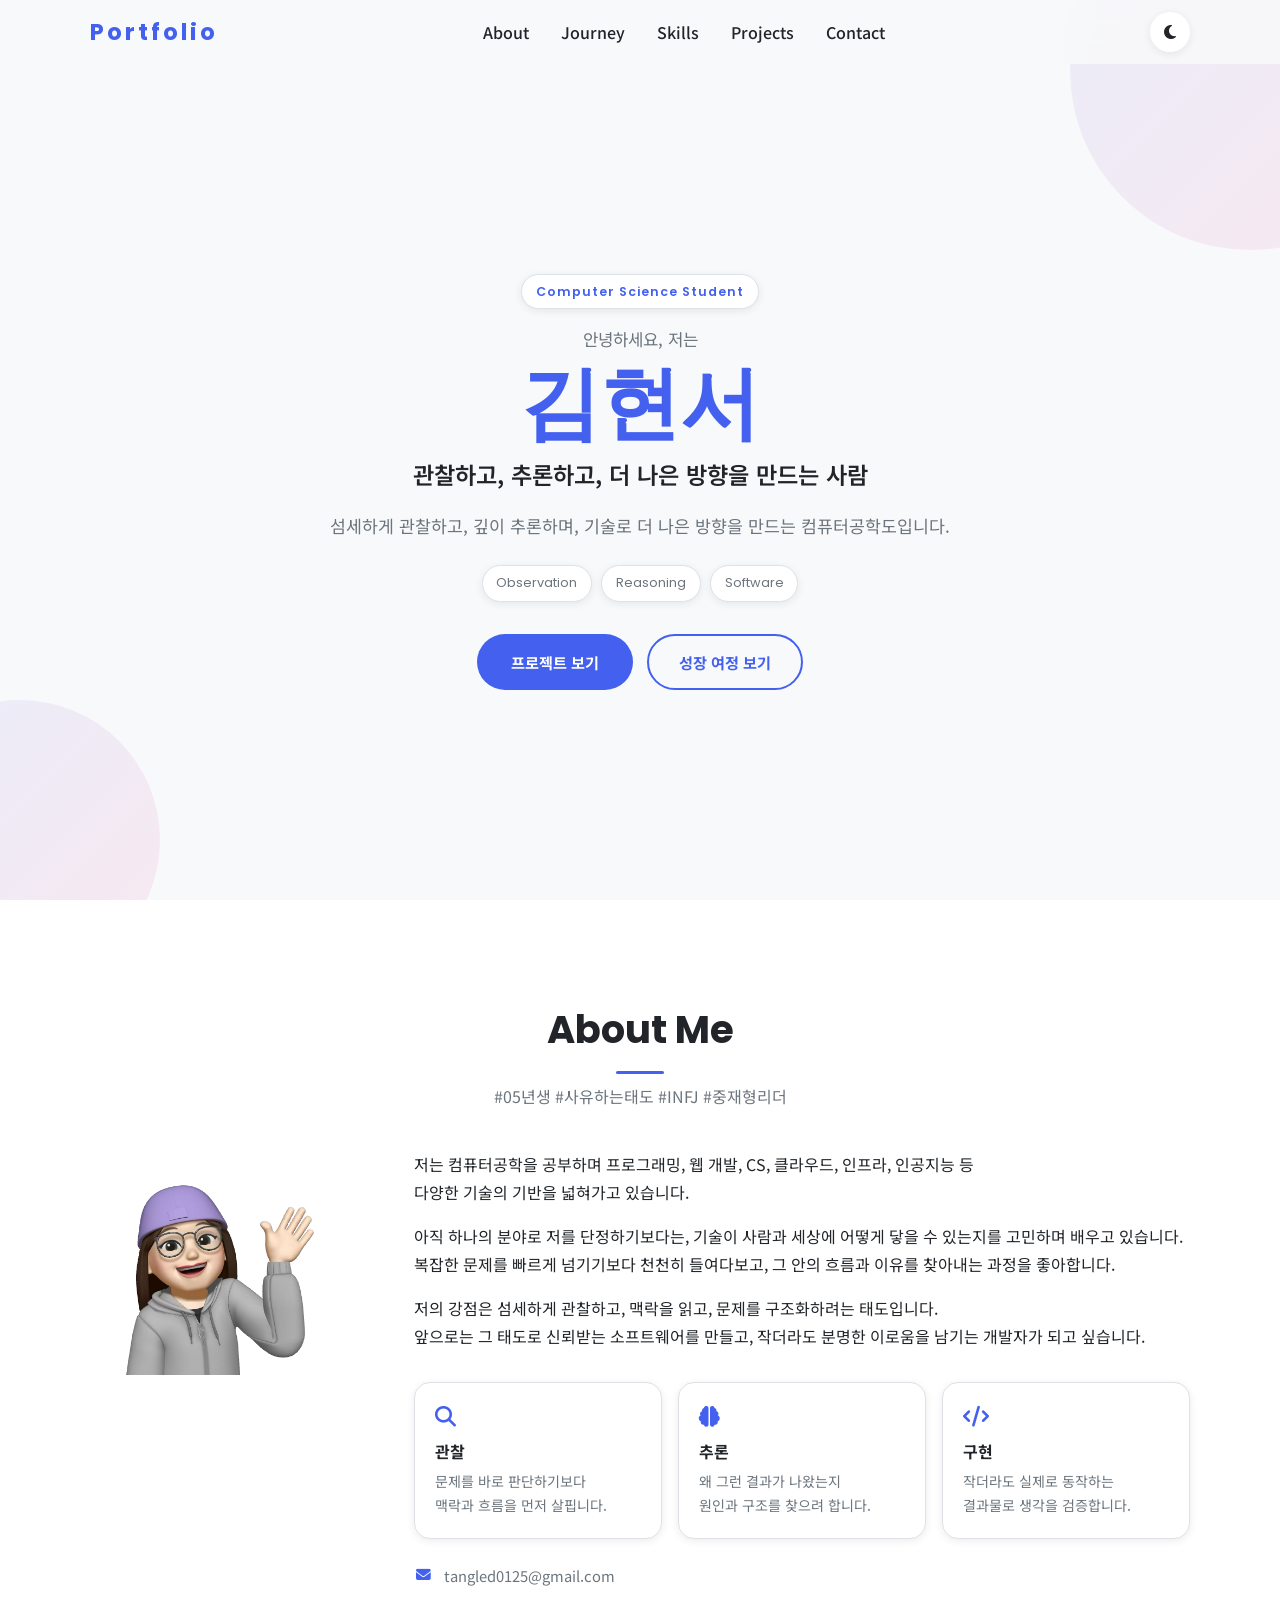
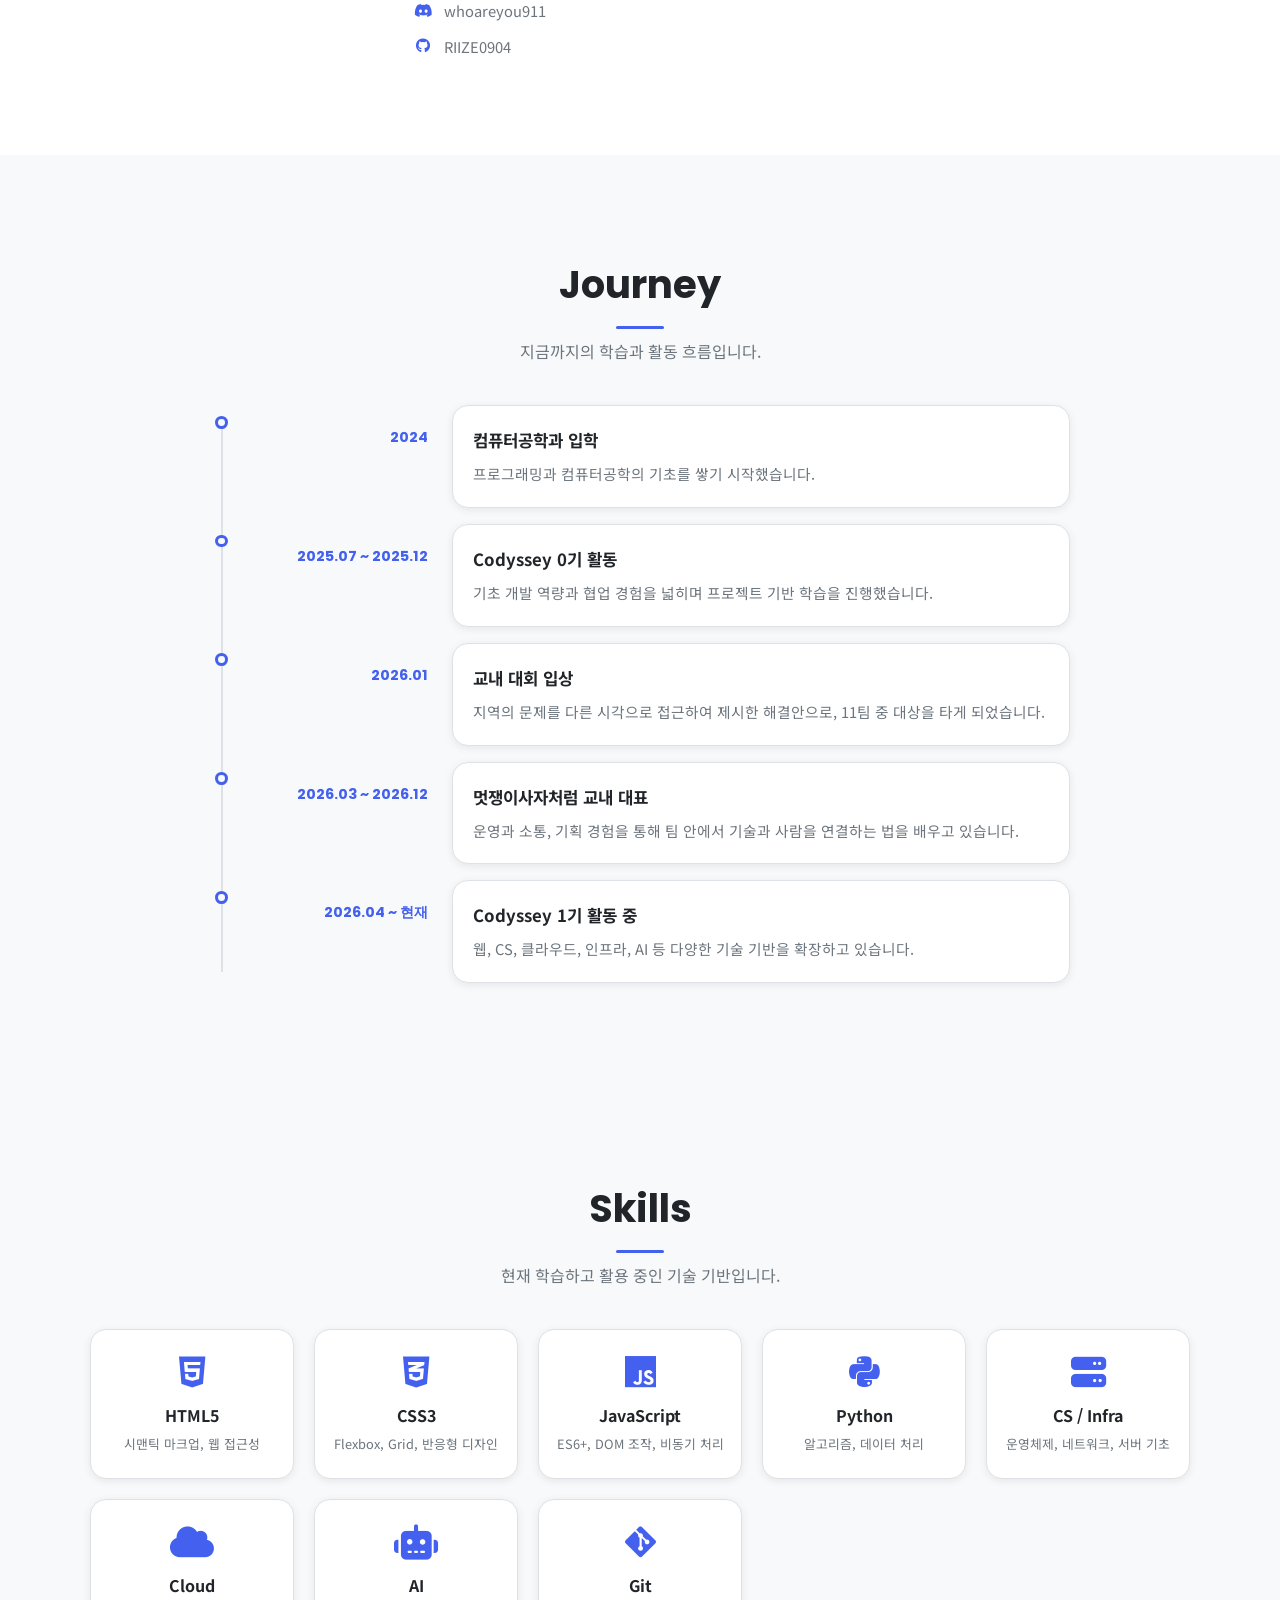
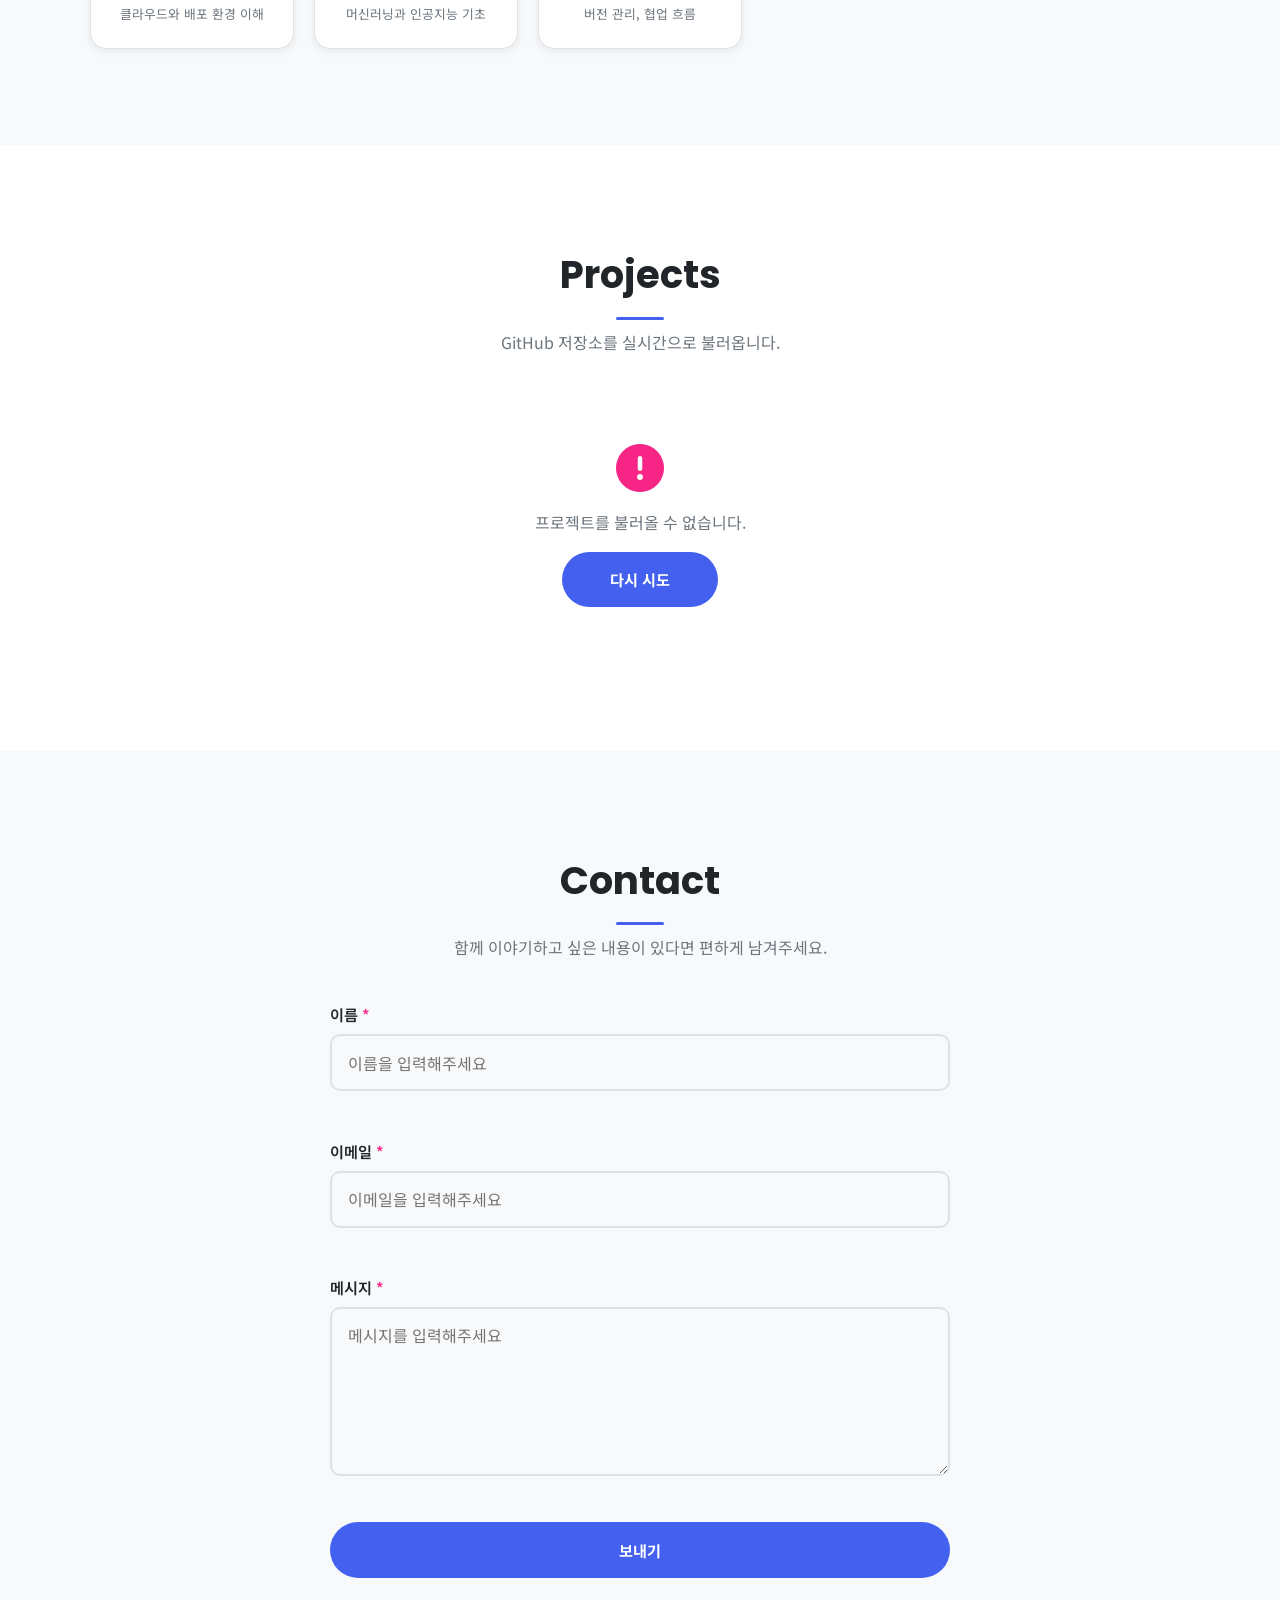
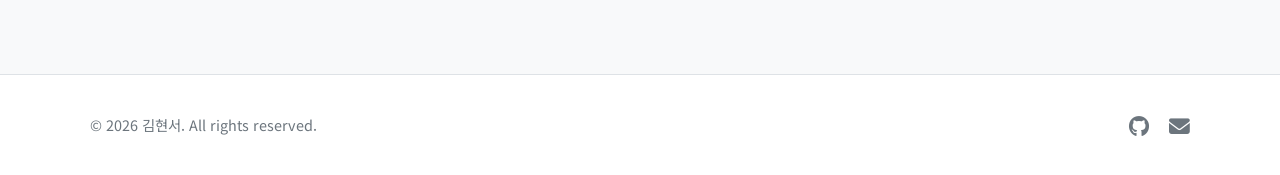
<file: index.html>
<!DOCTYPE html>
<!-- data-theme 속성으로 라이트/다크 전환 - JS에서 이 값을 바꾸면 CSS 변수가 따라 바뀜 -->
<html lang="ko" data-theme="light">
<head>
  <meta charset="UTF-8" />
  <!-- 모바일에서 화면이 축소되지 않도록 viewport 설정 필수 -->
  <meta name="viewport" content="width=device-width, initial-scale=1.0" />
  <!-- 검색엔진이 미리보기로 보여주는 설명 텍스트 -->
  <meta name="description" content="컴퓨터공학도 김현서의 포트폴리오 웹사이트입니다." />
  <title>김현서 | Portfolio</title>

  <!-- 폰트 로딩 속도를 위해 preconnect로 미리 연결 -->
  <link rel="preconnect" href="https://fonts.googleapis.com" />
  <link rel="preconnect" href="https://fonts.gstatic.com" crossorigin />
  <!-- 한글은 Noto Sans KR, 영문·숫자는 Poppins 사용 -->
  <link href="https://fonts.googleapis.com/css2?family=Noto+Sans+KR:wght@300;400;500;700&family=Poppins:wght@300;400;600;700&display=swap" rel="stylesheet" />

  <!-- 아이콘 라이브러리 - 과제에서 허용된 외부 리소스 -->
  <link rel="stylesheet" href="https://cdnjs.cloudflare.com/ajax/libs/font-awesome/6.5.0/css/all.min.css" />

  <!-- 스타일은 HTML에 섞지 않고 별도 파일로 분리 -->
  <link rel="stylesheet" href="css/style.css" />

  <!-- defer: HTML 파싱이 끝난 뒤 JS 실행 - 없으면 DOM 요소를 못 찾고 에러 남 -->
  <script src="js/main.js" defer></script>
</head>
<body>

  <!-- 스크롤해도 항상 상단에 고정되는 네비게이션 -->
  <header class="header" id="header">
    <!-- container 클래스로 내용 너비를 제한해 가운데 정렬 -->
    <nav class="nav container" aria-label="주요 메뉴">

      <!-- 로고 클릭 시 hero 섹션(맨 위)으로 이동 -->
      <a href="#hero" class="nav__logo" aria-label="홈으로 이동">Portfolio</a>

      <!-- 모바일에서는 기본 숨김, 햄버거 클릭 시 active 클래스가 붙으면서 펼쳐짐 -->
      <ul class="nav__menu" id="nav-menu">
        <li><a href="#about" class="nav__link">About</a></li>
        <li><a href="#journey" class="nav__link">Journey</a></li>
        <li><a href="#skills" class="nav__link">Skills</a></li>
        <li><a href="#projects" class="nav__link">Projects</a></li>
        <li><a href="#contact" class="nav__link">Contact</a></li>
      </ul>

      <div class="nav__actions">
        <!-- aria-pressed: 스크린리더에게 버튼이 눌린 상태인지 알려줌, JS에서 값을 갱신함 -->
        <button class="dark-toggle" id="dark-toggle" type="button" aria-label="다크 모드 전환" aria-pressed="false">
          <i class="fas fa-moon" aria-hidden="true"></i>
        </button>

        <!-- aria-expanded: 메뉴가 열렸는지 닫혔는지 접근성 속성으로 관리 -->
        <button class="hamburger" id="hamburger" type="button" aria-label="메뉴 열기" aria-controls="nav-menu" aria-expanded="false">
          <!-- span 3개로 햄버거 모양, CSS로 active 시 X 형태로 애니메이션 -->
          <span></span>
          <span></span>
          <span></span>
        </button>
      </div>
    </nav>
  </header>

  <main>

    <!-- 첫 화면 인트로 섹션 -->
    <section class="hero" id="hero">
      <!-- animate-on-scroll: JS의 IntersectionObserver가 화면에 들어오면 visible 클래스를 붙여줌 -->
      <div class="hero__content container animate-on-scroll">
        <p class="hero__eyebrow">Computer Science Student</p>
        <p class="hero__greeting">안녕하세요, 저는</p>
        <h1 class="hero__name">김현서</h1>
        <p class="hero__role">관찰하고, 추론하고, 더 나은 방향을 만드는 사람</p>
        <p class="hero__description">섬세하게 관찰하고, 깊이 추론하며, 기술로 더 나은 방향을 만드는 컴퓨터공학도입니다.</p>

        <!-- 핵심 키워드 뱃지 목록 -->
        <div class="hero__keywords" aria-label="핵심 키워드">
          <span>Observation</span>
          <span>Reasoning</span>
          <span>Software</span>
        </div>

        <div class="hero__buttons">
          <a href="#projects" class="btn btn--primary">프로젝트 보기</a>
          <a href="#journey" class="btn btn--secondary">성장 여정 보기</a>
        </div>
      </div>

      <!-- 배경 장식용 원형 - 콘텐츠와 무관하므로 스크린리더에서 제외 -->
      <div class="hero__bg-circle hero__bg-circle--1" aria-hidden="true"></div>
      <div class="hero__bg-circle hero__bg-circle--2" aria-hidden="true"></div>
    </section>

    <!-- 자기소개 섹션 -->
    <section class="about section" id="about">
      <div class="container">
        <h2 class="section__title animate-on-scroll">About Me</h2>
        <p class="section__subtitle animate-on-scroll">#05년생 #사유하는태도 #INFJ #중재형리더</p>

        <div class="about__content">

          <!-- 프로필 이미지 영역 -->
          <div class="about__image animate-on-scroll">
            <!-- 이미지 로드 실패 시 JS가 이 요소를 hidden 처리하고 아래 placeholder를 보여줌 -->
            <img
              src="images/profile.png"
              alt="김현서 프로필 사진"
              class="about__photo"
              id="profile-img"
            />
            <!-- 이미지가 없을 때 대신 나오는 아이콘 - 기본적으로 숨겨져 있음 -->
            <div class="about__photo-placeholder hidden" id="profile-placeholder" aria-hidden="true">
              <i class="fas fa-user"></i>
            </div>
          </div>

          <!-- 소개 텍스트 + 카드 + 연락처 영역 -->
          <div class="about__text animate-on-scroll">
            <p>
              저는 컴퓨터공학을 공부하며 프로그래밍, 웹 개발, CS, 클라우드, 인프라, 인공지능 등<br>
              다양한 기술의 기반을 넓혀가고 있습니다.
            </p>
            <p>
              아직 하나의 분야로 저를 단정하기보다는, 기술이 사람과 세상에 어떻게 닿을 수 있는지를 고민하며 배우고 있습니다. 복잡한 문제를 빠르게 넘기기보다 천천히 들여다보고, 그 안의 흐름과 이유를 찾아내는 과정을 좋아합니다.
            </p>
            <p>
              저의 강점은 섬세하게 관찰하고, 맥락을 읽고, 문제를 구조화하려는 태도입니다.<br>
              앞으로는 그 태도로 신뢰받는 소프트웨어를 만들고, 작더라도 분명한 이로움을 남기는 개발자가 되고 싶습니다.
            </p>

            <!-- 강점 3가지를 카드로 요약 -->
            <div class="about__cards" aria-label="강점 요약">
              <article class="about-card">
                <i class="fas fa-magnifying-glass" aria-hidden="true"></i>
                <h3>관찰</h3>
                <!-- br로 줄바꿈 위치를 직접 지정 - 자동 줄바꿈이 어색한 위치에 생기는 걸 방지 -->
                <p>문제를 바로 판단하기보다<br>맥락과 흐름을 먼저 살핍니다.</p>
              </article>
              <article class="about-card">
                <i class="fas fa-brain" aria-hidden="true"></i>
                <h3>추론</h3>
                <p>왜 그런 결과가 나왔는지<br>원인과 구조를 찾으려 합니다.</p>
              </article>
              <article class="about-card">
                <i class="fas fa-code" aria-hidden="true"></i>
                <h3>구현</h3>
                <p>작더라도 실제로 동작하는<br>결과물로 생각을 검증합니다.</p>
              </article>
            </div>

            <!-- 연락처 정보 목록 -->
            <ul class="about__info" aria-label="연락처 정보">
              <!-- mailto: 로 메일 클라이언트 바로 열기 -->
              <li><i class="fas fa-envelope" aria-hidden="true"></i> <a href="mailto:tangled0125@gmail.com">tangled0125@gmail.com</a></li>
              <li><i class="fab fa-discord" aria-hidden="true"></i> whoareyou911</li>
              <!-- target="_blank"로 새 탭, rel="noopener"는 보안상 필요 -->
              <li><i class="fab fa-github" aria-hidden="true"></i> <a href="https://github.com/RIIZE0904" target="_blank" rel="noopener">RIIZE0904</a></li>
            </ul>
          </div>
        </div>
      </div>
    </section>

    <!-- 성장 과정 타임라인 섹션 -->
    <section class="journey section" id="journey">
      <div class="container">
        <h2 class="section__title animate-on-scroll">Journey</h2>
        <p class="section__subtitle animate-on-scroll">지금까지의 학습과 활동 흐름입니다.</p>

        <!-- 세로 타임라인 - CSS ::before로 왼쪽에 선과 점을 그려서 시각적으로 연결 -->
        <div class="journey__timeline">

          <article class="journey-item animate-on-scroll">
            <div class="journey-item__date">2024</div>
            <div class="journey-item__content">
              <h3>컴퓨터공학과 입학</h3>
              <p>프로그래밍과 컴퓨터공학의 기초를 쌓기 시작했습니다.</p>
            </div>
          </article>

          <article class="journey-item animate-on-scroll">
            <div class="journey-item__date">2025.07 ~ 2025.12</div>
            <div class="journey-item__content">
              <h3>Codyssey 0기 활동</h3>
              <p>기초 개발 역량과 협업 경험을 넓히며 프로젝트 기반 학습을 진행했습니다.</p>
            </div>
          </article>

          <article class="journey-item animate-on-scroll">
            <div class="journey-item__date">2026.01</div>
            <div class="journey-item__content">
              <h3>교내 대회 입상</h3>
              <p>지역의 문제를 다른 시각으로 접근하여 제시한 해결안으로, 11팀 중 대상을 타게 되었습니다.</p>
            </div>
          </article>

          <article class="journey-item animate-on-scroll">
            <div class="journey-item__date">2026.03 ~ 2026.12</div>
            <div class="journey-item__content">
              <h3>멋쟁이사자처럼 교내 대표</h3>
              <p>운영과 소통, 기획 경험을 통해 팀 안에서 기술과 사람을 연결하는 법을 배우고 있습니다.</p>
            </div>
          </article>

          <article class="journey-item animate-on-scroll">
            <div class="journey-item__date">2026.04 ~ 현재</div>
            <div class="journey-item__content">
              <h3>Codyssey 1기 활동 중</h3>
              <p>웹, CS, 클라우드, 인프라, AI 등 다양한 기술 기반을 확장하고 있습니다.</p>
            </div>
          </article>

        </div>
      </div>
    </section>

    <!-- 기술 스택 카드 섹션 -->
    <section class="skills section" id="skills">
      <div class="container">
        <h2 class="section__title animate-on-scroll">Skills</h2>
        <p class="section__subtitle animate-on-scroll">현재 학습하고 활용 중인 기술 기반입니다.</p>

        <!-- CSS Grid로 카드를 반응형 배치 -->
        <div class="skills__grid">

          <!-- 각 skill-card는 article - 독립된 정보 단위라서 -->
          <article class="skill-card animate-on-scroll">
            <!-- aria-hidden: 아이콘은 장식용이라 스크린리더가 읽지 않아도 됨 -->
            <i class="fab fa-html5 skill-card__icon" aria-hidden="true"></i>
            <h3 class="skill-card__name">HTML5</h3>
            <p class="skill-card__desc">시맨틱 마크업, 웹 접근성</p>
          </article>
          <article class="skill-card animate-on-scroll">
            <i class="fab fa-css3-alt skill-card__icon" aria-hidden="true"></i>
            <h3 class="skill-card__name">CSS3</h3>
            <p class="skill-card__desc">Flexbox, Grid, 반응형 디자인</p>
          </article>
          <article class="skill-card animate-on-scroll">
            <i class="fab fa-js skill-card__icon" aria-hidden="true"></i>
            <h3 class="skill-card__name">JavaScript</h3>
            <p class="skill-card__desc">ES6+, DOM 조작, 비동기 처리</p>
          </article>
          <article class="skill-card animate-on-scroll">
            <i class="fab fa-python skill-card__icon" aria-hidden="true"></i>
            <h3 class="skill-card__name">Python</h3>
            <p class="skill-card__desc">알고리즘, 데이터 처리</p>
          </article>
          <article class="skill-card animate-on-scroll">
            <i class="fas fa-server skill-card__icon" aria-hidden="true"></i>
            <h3 class="skill-card__name">CS / Infra</h3>
            <p class="skill-card__desc">운영체제, 네트워크, 서버 기초</p>
          </article>
          <article class="skill-card animate-on-scroll">
            <i class="fas fa-cloud skill-card__icon" aria-hidden="true"></i>
            <h3 class="skill-card__name">Cloud</h3>
            <p class="skill-card__desc">클라우드와 배포 환경 이해</p>
          </article>
          <article class="skill-card animate-on-scroll">
            <i class="fas fa-robot skill-card__icon" aria-hidden="true"></i>
            <h3 class="skill-card__name">AI</h3>
            <p class="skill-card__desc">머신러닝과 인공지능 기초</p>
          </article>
          <article class="skill-card animate-on-scroll">
            <i class="fab fa-git-alt skill-card__icon" aria-hidden="true"></i>
            <h3 class="skill-card__name">Git</h3>
            <p class="skill-card__desc">버전 관리, 협업 흐름</p>
          </article>

        </div>
      </div>
    </section>

    <!-- GitHub API로 저장소를 실시간 렌더링하는 섹션 -->
    <section class="projects section" id="projects">
      <div class="container">
        <h2 class="section__title animate-on-scroll">Projects</h2>
        <p class="section__subtitle animate-on-scroll">GitHub 저장소를 실시간으로 불러옵니다.</p>

        <!-- aria-live="polite": 이 영역이 바뀌면 스크린리더가 자동으로 읽어줌 -->
        <div class="projects__status" aria-live="polite">

          <!-- 기본적으로 로딩 상태 먼저 보여주고, API 결과에 따라 상태 교체 -->
          <div class="status status--loading" id="status-loading">
            <div class="spinner" aria-hidden="true"></div>
            <p>프로젝트를 불러오는 중...</p>
          </div>

          <!-- API 요청 실패 시 표시 -->
          <div class="status status--error hidden" id="status-error">
            <i class="fas fa-exclamation-circle" aria-hidden="true"></i>
            <p>프로젝트를 불러올 수 없습니다.</p>
            <!-- 클릭 시 JS에서 fetchProjects() 재호출 -->
            <button class="btn btn--primary" id="retry-btn" type="button">다시 시도</button>
          </div>

          <!-- 저장소가 하나도 없을 때 표시 -->
          <div class="status status--empty hidden" id="status-empty">
            <i class="fas fa-folder-open" aria-hidden="true"></i>
            <p>표시할 프로젝트가 없습니다.</p>
          </div>

        </div>

        <!-- 카드들이 들어갈 그리드 - API 성공 시 JS가 innerHTML로 채워줌 -->
        <div class="projects__grid hidden" id="projects-grid"></div>
      </div>
    </section>

    <!-- 문의 폼 섹션 - 실제 서버 전송 없이 유효성 검사만 처리 -->
    <section class="contact section" id="contact">
      <div class="container">
        <h2 class="section__title animate-on-scroll">Contact</h2>
        <p class="section__subtitle animate-on-scroll">함께 이야기하고 싶은 내용이 있다면 편하게 남겨주세요.</p>

        <!-- novalidate: 브라우저 기본 검사를 끄고 JS로 직접 처리 -->
        <form class="contact__form animate-on-scroll" id="contact-form" novalidate>

          <div class="form-group">
            <!-- for와 id 연결 - 라벨 클릭하면 입력창에 포커스 -->
            <label for="name">이름 <span class="required">*</span></label>
            <input type="text" id="name" name="name" placeholder="이름을 입력해주세요" autocomplete="name" />
            <!-- JS에서 textContent로 에러 메시지를 채워줌 -->
            <span class="form-error" id="name-error"></span>
          </div>

          <div class="form-group">
            <label for="email">이메일 <span class="required">*</span></label>
            <input type="email" id="email" name="email" placeholder="이메일을 입력해주세요" autocomplete="email" />
            <span class="form-error" id="email-error"></span>
          </div>

          <div class="form-group">
            <label for="message">메시지 <span class="required">*</span></label>
            <textarea id="message" name="message" rows="5" placeholder="메시지를 입력해주세요"></textarea>
            <span class="form-error" id="message-error"></span>
          </div>

          <button type="submit" class="btn btn--primary btn--full">보내기</button>

          <!-- 검사 통과 시 3초 동안 보이는 성공 메시지 -->
          <div class="form-success hidden" id="form-success">
            <i class="fas fa-check-circle" aria-hidden="true"></i>
            <p>메시지가 성공적으로 확인되었습니다. 감사합니다.</p>
          </div>

        </form>
      </div>
    </section>

  </main>

  <!-- 저작권 및 외부 링크 -->
  <footer class="footer">
    <div class="container">
      <p>&copy; 2026 김현서. All rights reserved.</p>
      <div class="footer__links">
        <a href="https://github.com/RIIZE0904" target="_blank" rel="noopener" aria-label="GitHub">
          <i class="fab fa-github" aria-hidden="true"></i>
        </a>
        <a href="mailto:tangled0125@gmail.com" aria-label="이메일">
          <i class="fas fa-envelope" aria-hidden="true"></i>
        </a>
      </div>
    </div>
  </footer>

  <!-- 스크롤 300px 넘으면 JS가 hidden 클래스를 제거해서 이 버튼이 나타남 -->
  <button class="scroll-top hidden" id="scroll-top" type="button" aria-label="맨 위로 이동">
    <i class="fas fa-arrow-up" aria-hidden="true"></i>
  </button>

</body>
</html>
</file>
<file: css/style.css>
/* ============================================================
   style.css — 반응형 포트폴리오 스타일
   설계 기준: 모바일 퍼스트 → 768px → 1024px 확장
   ============================================================ */

/* ===== CSS 변수: 라이트 테마 토큰 ===== */
:root {
  --color-bg: #f8f9fa;
  --color-bg-alt: #ffffff;
  --color-text: #212529;
  --color-text-light: #6c757d;
  --color-primary: #4361ee;
  --color-primary-dark: #3147c9;
  --color-secondary: #f72585;
  --color-border: #dee2e6;
  --color-card-bg: #ffffff;
  --color-nav-bg: rgba(248, 249, 250, 0.9);
  --color-nav-scrolled: rgba(255, 255, 255, 0.98);
  --color-success-bg: #d4edda;
  --color-success-text: #155724;
  --shadow-sm: 0 2px 8px rgba(0, 0, 0, 0.08);
  --shadow-md: 0 6px 24px rgba(0, 0, 0, 0.12);
  --shadow-lg: 0 18px 48px rgba(67, 97, 238, 0.18);
  --radius-sm: 10px;
  --radius-md: 16px;
  --radius-lg: 24px;
  --transition: 0.3s ease;
  --font-main: 'Noto Sans KR', sans-serif;
  --font-en: 'Poppins', sans-serif;
}

/* 과제 명세에 맞춘 다크 모드 변수: [data-theme="dark"] */
[data-theme="dark"] {
  --color-bg: #0f172a;
  --color-bg-alt: #1e293b;
  --color-text: #e2e8f0;
  --color-text-light: #94a3b8;
  --color-border: #334155;
  --color-card-bg: #1e293b;
  --color-nav-bg: rgba(15, 23, 42, 0.9);
  --color-nav-scrolled: rgba(15, 23, 42, 0.98);
  --color-success-bg: #1a3a28;
  --color-success-text: #a3d9b1;
  --shadow-sm: 0 2px 8px rgba(0, 0, 0, 0.4);
  --shadow-md: 0 6px 24px rgba(0, 0, 0, 0.5);
  --shadow-lg: 0 18px 48px rgba(0, 0, 0, 0.35);
}

/* ===== 리셋 & 기본 설정 ===== */
*,
*::before,
*::after {
  box-sizing: border-box;
  margin: 0;
  padding: 0;
}

html {
  scroll-behavior: smooth;
  scroll-padding-top: 80px;
}

body {
  font-family: var(--font-main);
  background-color: var(--color-bg);
  color: var(--color-text);
  line-height: 1.75;
  transition: background-color var(--transition), color var(--transition);
}

img {
  display: block;
  max-width: 100%;
}

a {
  color: inherit;
  text-decoration: none;
}

ul {
  list-style: none;
}

button,
input,
textarea {
  font: inherit;
}

button {
  border: none;
  background: none;
  cursor: pointer;
}

/* ===== 공통 레이아웃 ===== */
.container {
  width: min(100% - 2rem, 1100px);
  margin: 0 auto;
}

.section {
  padding: 4.5rem 0;
}

.section__title {
  font-family: var(--font-en);
  font-size: clamp(1.8rem, 5vw, 2.4rem);
  font-weight: 700;
  text-align: center;
  margin-bottom: 0.5rem;
}

.section__title::after {
  content: '';
  display: block;
  width: 48px;
  height: 3px;
  background-color: var(--color-primary);
  margin: 0.5rem auto 0;
  border-radius: 2px;
}

.section__subtitle {
  max-width: 640px;
  margin: 0 auto 2.5rem;
  color: var(--color-text-light);
  text-align: center;
}

/* ===== HEADER & NAV ===== */
.header {
  position: fixed;
  top: 0;
  left: 0;
  z-index: 1000;
  width: 100%;
  background-color: var(--color-nav-bg);
  backdrop-filter: blur(12px);
  transition: background-color var(--transition), box-shadow var(--transition);
}

.header.scrolled {
  background-color: var(--color-nav-scrolled);
  box-shadow: var(--shadow-sm);
}

.nav {
  display: flex;
  align-items: center;
  justify-content: space-between;
  min-height: 64px;
}

.nav__logo {
  font-family: var(--font-en);
  font-size: 1.45rem;
  font-weight: 700;
  color: var(--color-primary);
  letter-spacing: 3px;
}

.nav__menu {
  position: fixed;
  top: 64px;
  left: 0;
  width: 100%;
  display: flex;
  flex-direction: column;
  align-items: center;
  gap: 1.35rem;
  padding: 1.5rem 0;
  background-color: var(--color-nav-scrolled);
  box-shadow: var(--shadow-sm);
  transform: translateY(-150%);
  transition: transform var(--transition);
}

.nav__menu.active {
  transform: translateY(0);
}

.nav__link {
  position: relative;
  font-weight: 500;
  transition: color var(--transition);
}

.nav__link::after {
  content: '';
  position: absolute;
  bottom: -4px;
  left: 0;
  width: 0;
  height: 2px;
  background-color: var(--color-primary);
  transition: width var(--transition);
}

.nav__link:hover,
.nav__link:focus-visible {
  color: var(--color-primary);
}

.nav__link:hover::after,
.nav__link:focus-visible::after {
  width: 100%;
}

.nav__actions {
  display: flex;
  align-items: center;
  gap: 0.75rem;
}

.dark-toggle {
  width: 40px;
  height: 40px;
  display: flex;
  align-items: center;
  justify-content: center;
  border-radius: 50%;
  color: var(--color-text);
  background-color: var(--color-card-bg);
  box-shadow: var(--shadow-sm);
  transition: transform var(--transition), background-color var(--transition);
}

.dark-toggle:hover {
  transform: rotate(20deg);
}

.hamburger {
  width: 30px;
  display: flex;
  flex-direction: column;
  gap: 5px;
  padding: 3px 0;
}

.hamburger span {
  display: block;
  width: 100%;
  height: 2px;
  border-radius: 2px;
  background-color: var(--color-text);
  transition: transform var(--transition), opacity var(--transition);
}

.hamburger.active span:nth-child(1) {
  transform: translateY(7px) rotate(45deg);
}

.hamburger.active span:nth-child(2) {
  opacity: 0;
}

.hamburger.active span:nth-child(3) {
  transform: translateY(-7px) rotate(-45deg);
}

/* ===== HERO ===== */
.hero {
  position: relative;
  min-height: 100vh;
  display: flex;
  align-items: center;
  justify-content: center;
  padding-top: 64px;
  overflow: hidden;
}

.hero__content {
  position: relative;
  z-index: 1;
  text-align: center;
}

.hero__eyebrow {
  display: inline-flex;
  align-items: center;
  justify-content: center;
  padding: 0.35rem 0.9rem;
  border: 1px solid var(--color-border);
  border-radius: 999px;
  margin-bottom: 1rem;
  color: var(--color-primary);
  background-color: var(--color-card-bg);
  font-family: var(--font-en);
  font-size: 0.78rem;
  font-weight: 600;
  letter-spacing: 0.08em;
  box-shadow: var(--shadow-sm);
}

.hero__greeting {
  margin-bottom: 0.25rem;
  color: var(--color-text-light);
  font-size: 1.05rem;
}

.hero__name {
  margin-bottom: 0.45rem;
  color: var(--color-primary);
  font-family: var(--font-en);
  font-size: clamp(3rem, 14vw, 5rem);
  font-weight: 700;
  line-height: 1.1;
}

.hero__role {
  margin-bottom: 1rem;
  font-size: clamp(1.05rem, 4vw, 1.45rem);
  font-weight: 600;
}

.hero__description {
  max-width: 680px;
  margin: 0 auto 1.5rem;
  color: var(--color-text-light);
  font-size: 1rem;
  word-break: keep-all;
}

.hero__keywords {
  display: flex;
  flex-wrap: wrap;
  justify-content: center;
  gap: 0.6rem;
  margin-bottom: 2rem;
}

.hero__keywords span {
  padding: 0.4rem 0.85rem;
  border: 1px solid var(--color-border);
  border-radius: 999px;
  background-color: var(--color-card-bg);
  color: var(--color-text-light);
  font-family: var(--font-en);
  font-size: 0.8rem;
  box-shadow: var(--shadow-sm);
}

.hero__buttons {
  display: flex;
  flex-direction: column;
  align-items: center;
  gap: 0.9rem;
}

.hero__bg-circle {
  position: absolute;
  border-radius: 50%;
  background: linear-gradient(135deg, var(--color-primary), var(--color-secondary));
  opacity: 0.08;
}

.hero__bg-circle--1 {
  width: 360px;
  height: 360px;
  top: -110px;
  right: -150px;
}

.hero__bg-circle--2 {
  width: 280px;
  height: 280px;
  bottom: -80px;
  left: -120px;
}

/* ===== BUTTON ===== */
.btn {
  display: inline-flex;
  align-items: center;
  justify-content: center;
  gap: 0.5rem;
  min-width: 156px;
  padding: 0.78rem 1.75rem;
  border: 2px solid transparent;
  border-radius: 999px;
  font-size: 0.95rem;
  font-weight: 700;
  transition: transform var(--transition), box-shadow var(--transition), background-color var(--transition), color var(--transition), border-color var(--transition);
}

.btn--primary {
  color: #ffffff;
  background-color: var(--color-primary);
}

.btn--primary:hover,
.btn--primary:focus-visible {
  transform: translateY(-2px);
  box-shadow: 0 8px 20px rgba(67, 97, 238, 0.4);
}

.btn--secondary {
  color: var(--color-primary);
  background-color: transparent;
  border-color: var(--color-primary);
}

.btn--secondary:hover,
.btn--secondary:focus-visible {
  color: #ffffff;
  background-color: var(--color-primary);
  transform: translateY(-2px);
}

.btn--full {
  width: 100%;
}

/* ===== ABOUT ===== */
.about,
.projects,
.footer {
  background-color: var(--color-bg-alt);
}

.about__content {
  display: grid;
  gap: 2rem;
  align-items: start; /* 이미지와 텍스트를 상단 기준으로 정렬 */
}

.about__image {
  display: flex;
  justify-content: center;
}

/* 프로필 이미지: 원형 클립 없이 PNG 원본 그대로 표시 */
.about__photo {
  width: 220px;
  height: auto;
}

/* 이미지 로드 실패 시 표시되는 플레이스홀더는 원형 유지 */
.about__photo-placeholder {
  width: 190px;
  height: 190px;
  border: 3px solid var(--color-primary);
  border-radius: 50%;
  box-shadow: var(--shadow-lg);
  display: flex;
  align-items: center;
  justify-content: center;
  color: var(--color-primary);
  background-color: var(--color-bg);
  font-size: 4.5rem;
}

.about__text p {
  margin-bottom: 1rem;
}

.about__cards {
  display: grid;
  grid-template-columns: 1fr;
  gap: 1rem;
  margin: 2rem 0 1.5rem;
}

.about-card {
  padding: 1.25rem;
  border: 1px solid var(--color-border);
  border-radius: var(--radius-md);
  background-color: var(--color-card-bg);
  box-shadow: var(--shadow-sm);
  transition: transform var(--transition), box-shadow var(--transition);
}

.about-card:hover {
  transform: translateY(-4px);
  box-shadow: var(--shadow-md);
}

.about-card i {
  margin-bottom: 0.6rem;
  color: var(--color-primary);
  font-size: 1.3rem;
}

.about-card h3 {
  margin-bottom: 0.25rem;
  font-size: 1rem;
}

.about-card p {
  margin-bottom: 0;
  color: var(--color-text-light);
  font-size: 0.88rem;
}

.about__info {
  display: flex;
  flex-direction: column;
  gap: 0.6rem;
}

.about__info li {
  display: flex;
  align-items: center;
  gap: 0.75rem;
  color: var(--color-text-light);
  font-size: 0.92rem;
}

.about__info i {
  width: 18px;
  color: var(--color-primary);
  text-align: center;
}

/* ===== JOURNEY ===== */
.journey__timeline {
  position: relative;
  display: grid;
  gap: 1rem;
  max-width: 860px;
  margin: 0 auto;
}

.journey__timeline::before {
  content: '';
  position: absolute;
  top: 0.7rem;
  bottom: 0.7rem;
  left: 0.7rem;
  width: 2px;
  background-color: var(--color-border);
}

.journey-item {
  position: relative;
  display: grid;
  grid-template-columns: 1fr;
  gap: 0.6rem;
  padding-left: 2.4rem;
}

.journey-item::before {
  content: '';
  position: absolute;
  top: 0.65rem;
  left: 0.33rem;
  width: 0.8rem;
  height: 0.8rem;
  border: 3px solid var(--color-primary);
  border-radius: 50%;
  background-color: var(--color-bg);
}

.journey-item__date {
  color: var(--color-primary);
  font-family: var(--font-en);
  font-size: 0.9rem;
  font-weight: 700;
}

.journey-item__content {
  padding: 1.25rem;
  border: 1px solid var(--color-border);
  border-radius: var(--radius-md);
  background-color: var(--color-card-bg);
  box-shadow: var(--shadow-sm);
  transition: transform var(--transition), box-shadow var(--transition);
}

.journey-item__content:hover {
  transform: translateY(-4px);
  box-shadow: var(--shadow-md);
}

.journey-item__content h3 {
  margin-bottom: 0.35rem;
  font-size: 1.05rem;
}

.journey-item__content p {
  color: var(--color-text-light);
  font-size: 0.92rem;
}

/* ===== SKILLS ===== */
.skills__grid {
  display: grid;
  grid-template-columns: repeat(2, minmax(0, 1fr));
  gap: 1rem;
}

.skill-card {
  display: flex;
  flex-direction: column;
  align-items: center;
  justify-content: center;
  min-height: 150px;
  padding: 1.4rem 0.9rem;
  border: 1px solid var(--color-border);
  border-radius: var(--radius-md);
  background-color: var(--color-card-bg);
  text-align: center;
  box-shadow: var(--shadow-sm);
  transition: transform var(--transition), box-shadow var(--transition);
}

.skill-card:hover {
  transform: translateY(-6px);
  box-shadow: var(--shadow-md);
}

.skill-card__icon {
  margin-bottom: 0.75rem;
  color: var(--color-primary);
  font-size: 2.2rem;
}

.skill-card__name {
  margin-bottom: 0.25rem;
  font-size: 1rem;
  font-weight: 700;
}

.skill-card__desc {
  color: var(--color-text-light);
  font-size: 0.8rem;
}

/* ===== PROJECTS ===== */
.projects__status {
  display: flex;
  justify-content: center;
}

.status {
  display: flex;
  flex-direction: column;
  align-items: center;
  gap: 1rem;
  padding: 3rem 1.5rem;
  color: var(--color-text-light);
  text-align: center;
}

.status i {
  color: var(--color-primary);
  font-size: 3rem;
}

.status--error i {
  color: var(--color-secondary);
}

.spinner {
  width: 48px;
  height: 48px;
  border: 4px solid var(--color-border);
  border-top-color: var(--color-primary);
  border-radius: 50%;
  animation: spin 0.8s linear infinite;
}

@keyframes spin {
  to {
    transform: rotate(360deg);
  }
}

.projects__grid {
  display: grid;
  grid-template-columns: repeat(auto-fit, minmax(280px, 1fr));
  gap: 1.25rem;
  margin-top: 2rem;
}

.project-card {
  display: flex;
  flex-direction: column;
  gap: 0.8rem;
  padding: 1.5rem;
  border: 1px solid var(--color-border);
  border-radius: var(--radius-md);
  background-color: var(--color-card-bg);
  box-shadow: var(--shadow-sm);
  transition: transform var(--transition), box-shadow var(--transition);
}

.project-card:hover {
  transform: translateY(-4px);
  box-shadow: var(--shadow-md);
}

.project-card__header {
  display: flex;
  align-items: center;
  gap: 0.5rem;
}

.project-card__header i {
  color: var(--color-primary);
}

.project-card__name {
  overflow-wrap: anywhere;
  font-size: 1rem;
  font-weight: 700;
}

.project-card__desc {
  flex-grow: 1;
  color: var(--color-text-light);
  font-size: 0.88rem;
  line-height: 1.65;
}

.project-card__meta {
  display: flex;
  flex-wrap: wrap;
  gap: 0.8rem;
  color: var(--color-text-light);
  font-size: 0.8rem;
}

.project-card__meta span {
  display: flex;
  align-items: center;
  gap: 0.3rem;
}

.lang-dot {
  display: inline-block;
  width: 10px;
  height: 10px;
  border-radius: 50%;
  background-color: var(--color-primary);
}

.project-card__link {
  display: inline-flex;
  align-items: center;
  gap: 0.4rem;
  margin-top: auto;
  color: var(--color-primary);
  font-size: 0.88rem;
  font-weight: 700;
  transition: gap var(--transition);
}

.project-card__link:hover {
  gap: 0.7rem;
}

/* ===== CONTACT ===== */
.contact__form {
  display: flex;
  flex-direction: column;
  gap: 1.5rem;
  max-width: 620px;
  margin: 0 auto;
}

.form-group {
  display: flex;
  flex-direction: column;
  gap: 0.4rem;
}

.form-group label {
  font-size: 0.95rem;
  font-weight: 600;
}

.required {
  color: var(--color-secondary);
}

.form-group input,
.form-group textarea {
  width: 100%;
  padding: 0.78rem 1rem;
  border: 2px solid var(--color-border);
  border-radius: var(--radius-sm);
  color: var(--color-text);
  background-color: var(--color-bg);
  resize: vertical;
  transition: border-color var(--transition), background-color var(--transition);
}

.form-group input:focus,
.form-group textarea:focus {
  border-color: var(--color-primary);
  outline: none;
}

.form-group input.error,
.form-group textarea.error {
  border-color: #e74c3c;
}

.form-error {
  min-height: 1rem;
  color: #e74c3c;
  font-size: 0.8rem;
}

.form-success {
  display: flex;
  align-items: center;
  gap: 0.75rem;
  padding: 1rem 1.25rem;
  border-radius: var(--radius-sm);
  color: var(--color-success-text);
  background-color: var(--color-success-bg);
  font-weight: 600;
}

/* ===== FOOTER ===== */
.footer {
  border-top: 1px solid var(--color-border);
  padding: 2rem 0;
}

.footer .container {
  display: flex;
  flex-direction: column;
  align-items: center;
  gap: 1rem;
  text-align: center;
}

.footer p {
  color: var(--color-text-light);
  font-size: 0.9rem;
}

.footer__links {
  display: flex;
  gap: 1.25rem;
}

.footer__links a {
  color: var(--color-text-light);
  font-size: 1.3rem;
  transition: color var(--transition), transform var(--transition);
}

.footer__links a:hover {
  color: var(--color-primary);
  transform: translateY(-3px);
}

/* ===== SCROLL TOP ===== */
.scroll-top {
  position: fixed;
  right: 1.2rem;
  bottom: 1.2rem;
  z-index: 900;
  width: 44px;
  height: 44px;
  display: flex;
  align-items: center;
  justify-content: center;
  border-radius: 50%;
  color: #ffffff;
  background-color: var(--color-primary);
  box-shadow: var(--shadow-md);
  transition: transform var(--transition), opacity var(--transition);
}

.scroll-top:hover {
  transform: translateY(-4px);
}

/* ===== UTILITIES & ANIMATION ===== */
.hidden {
  display: none !important;
}

.animate-on-scroll {
  opacity: 0;
  transform: translateY(30px);
  transition: opacity 0.6s ease, transform 0.6s ease;
}

.animate-on-scroll.visible {
  opacity: 1;
  transform: translateY(0);
}

/* ===== 768px 이상: 태블릿 ===== */
@media (min-width: 768px) {
  .container {
    width: min(100% - 3rem, 1100px);
  }

  .section {
    padding: 6rem 0;
  }

  .hamburger {
    display: none;
  }

  .nav__menu {
    position: static;
    width: auto;
    flex-direction: row;
    gap: 1.5rem;
    padding: 0;
    background-color: transparent;
    box-shadow: none;
    transform: none;
  }

  .hero__buttons {
    flex-direction: row;
    justify-content: center;
  }

  .about__content {
    grid-template-columns: 220px 1fr;
    gap: 3rem;
  }

  .about__cards {
    grid-template-columns: repeat(3, 1fr);
  }

  .skills__grid {
    grid-template-columns: repeat(auto-fit, minmax(170px, 1fr));
    gap: 1.25rem;
  }

  .footer .container {
    flex-direction: row;
    justify-content: space-between;
    text-align: left;
  }
}

/* ===== 1024px 이상: 데스크톱 ===== */
@media (min-width: 1024px) {
  .nav__menu {
    gap: 2rem;
  }

  .hero__description {
    font-size: 1.08rem;
  }

  .about__content {
    grid-template-columns: 260px 1fr;
    gap: 4rem;
  }

  .about__photo {
    width: 260px;
  }

  .about__photo-placeholder {
    width: 220px;
    height: 220px;
  }

  .journey-item {
    grid-template-columns: 180px 1fr;
    align-items: start;
    gap: 1.5rem;
  }

  .journey-item__date {
    padding-top: 1.25rem;
    text-align: right;
  }

  .projects__grid {
    grid-template-columns: repeat(auto-fit, minmax(300px, 1fr));
  }
}
</file>
